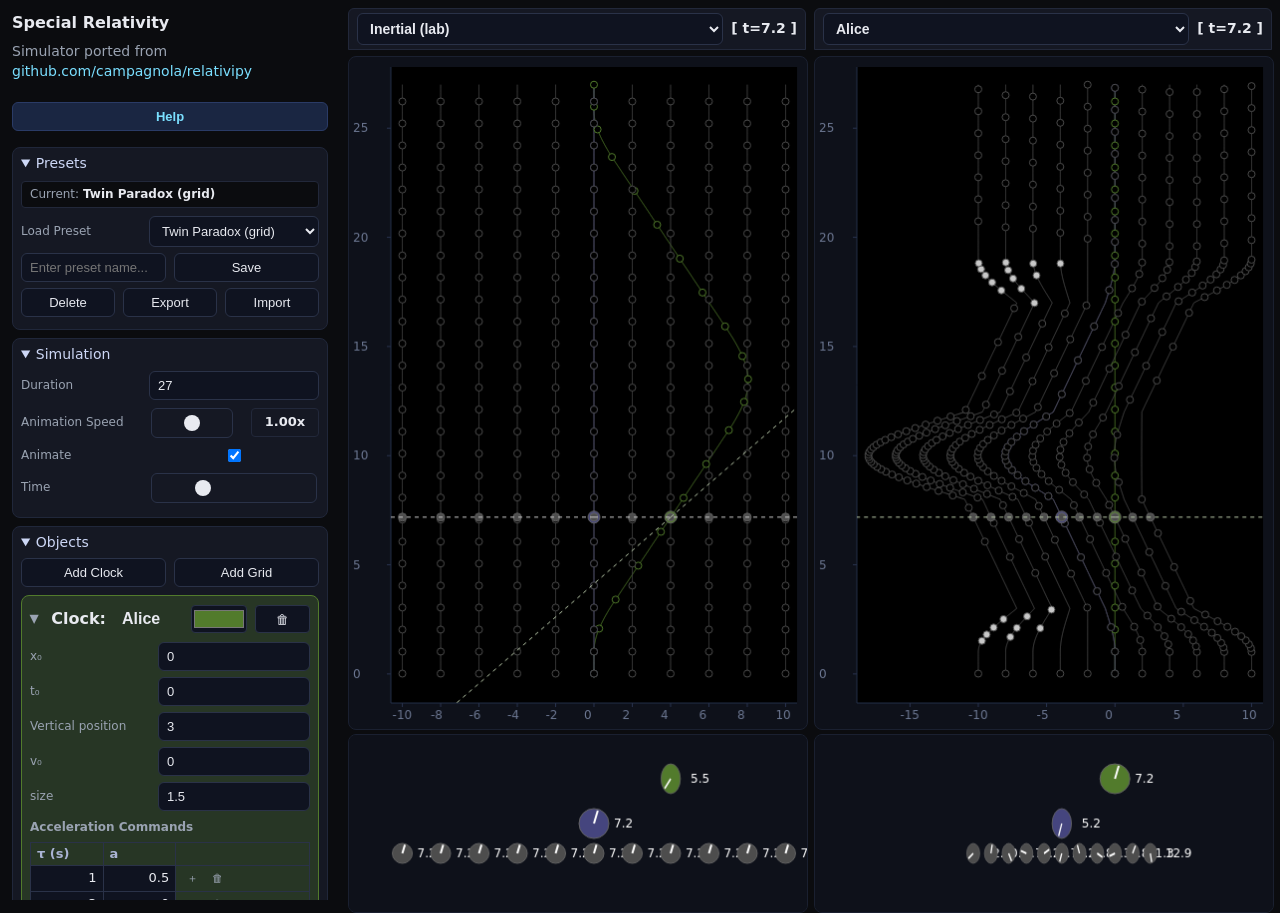
<file: index.html>
<!doctype html>
<html lang="en">
<head>
  <meta charset="utf-8"/>
  <meta name="viewport" content="width=device-width, initial-scale=1"/>
  <title>Relativity Simulator (Step 4 – Plotting)</title>
  <link rel="stylesheet" href="styles.css">
</head>
<body>
  <div class="app">
    <aside>
      <h1>Special Relativity</h1>
      <div class="note">Simulator ported from <a href="https://github.com/campagnola/relativipy" target="_blank">github.com/campagnola/relativipy</a></div>
      <button id="help-btn" class="help-button">Help</button>
      <details open>
        <summary>Presets</summary>
        <div class="preset-current">
          Current: <span id="current-preset">Twin Paradox (grid)</span>
        </div>
        <div class="row">
          <label for="preset-select">Load Preset</label>
          <select id="preset-select">
            <option value="">Select preset...</option>
            <option value="Twin Paradox (grid)">Twin Paradox (grid)</option>
          </select>
        </div>
        <div class="row">
          <input id="preset-name" type="text" placeholder="Enter preset name..." title="Name for saving current configuration">
          <button id="save-preset" title="Save current configuration as preset">Save</button>
        </div>
        <div class="row">
          <button id="delete-preset" title="Delete selected user-defined preset">Delete</button>
          <button id="export-presets" title="Export all presets to file">Export</button>
          <button id="import-presets" title="Import presets from file">Import</button>
        </div>
        <input id="import-file" type="file" accept=".json" hidden>
      </details>
      <details open>
        <summary>Simulation</summary>
        <div class="row"><label for="dur">Duration</label><input id="dur" type="number" min="0.1" step="0.1" value="20.0" title="Total simulation time in arbitrary units"></div>
        <div class="row"><label for="speed">Animation Speed</label><input id="speed" type="range" min="0" max="100" value="50" title="Animation playback speed (0.01x to 100x normal speed)"><span id="speed-label">1.0x</span></div>
        <div class="row"><label for="animate">Animate</label><input id="animate" type="checkbox" checked title="Toggle real-time animation on/off"></div>
        <div class="row"><label for="time-slider">Time</label><input id="time-slider" type="range" min="0" max="10" step="0.01" value="0" title="Manually scrub through simulation time"></div>
      </details>
      <details open>
        <summary>Objects</summary>
        <div class="row">
          <button id="add-clock" title="Create a new clock object with custom acceleration program">Add Clock</button>
          <button id="add-grid" title="Create an array of synchronized clocks">Add Grid</button>
        </div>
        <div id="objects"></div>
        <div class="err" id="obj-errors" hidden></div>
      </details>
    </aside>
    <main>
      <section class="panel">
        <div class="frame-header">
          <select id="left-reference" title="Choose reference frame for left column">
            <option value="Inertial">Inertial (lab)</option>
          </select>
          <span id="left-time" class="frame-time">[ t=0.0 ]</span>
        </div>
        <canvas id="plot-left"></canvas>
        <canvas id="anim-left"></canvas>
      </section>
      <section class="panel">
        <div class="frame-header">
          <select id="right-reference" title="Choose reference frame for right column">
            <option value="Inertial">Inertial (lab)</option>
          </select>
          <span id="right-time" class="frame-time">[ t=0.0 ]</span>
        </div>
        <canvas id="plot-right"></canvas>
        <canvas id="anim-right"></canvas>
      </section>
    </main>
  </div>


  <script type="module" src="main.js"></script>
</body>
</html>
</file>
<file: styles.css>
/* ABOUTME: CSS styling for the relativity simulator interface */
/* ABOUTME: Dark theme with physics simulation layout and controls */

:root {
  --bg:#0b0c0f;
  --fg:#e8eaf0;
  --muted:#9aa3b2;
  --panel:#151823;
  --border:#22283a;
}

html, body {
  height:100%;
}

body {
  margin:0;
  background:var(--bg);
  color:var(--fg);
  font:14px/1.4 system-ui, -apple-system, Segoe UI, Roboto, Ubuntu, Cantarell, Noto Sans, sans-serif;
}

a {
  color:#7adfff;
  text-decoration:none;
}

a:hover {
  color:#a8ecff;
  text-decoration:underline;
}

.app {
  display:grid;
  grid-template-columns: 340px 1fr;
  grid-template-rows: 100%;
  height:100%;
}

aside {
  padding:12px;
  overflow:auto;
}

aside h1 {
  font-size:16px;
  margin:0 0 8px;
}

aside .note {
  color:var(--muted);
  margin:8px 0 12px;
}

main {
  display:grid;
  grid-template-columns: 1fr 1fr;
  grid-template-rows: 1fr;
  gap:8px;
  padding:8px;
}

.panel {
  display:grid;
  grid-template-rows: auto 76% 20%;  /* Label, plot (reduced slightly), animation */
  gap:6px;
  min-height:0;
  height:100%;
}

.frame-header {
  display:flex;
  align-items:center;
  justify-content:space-between;
  padding:4px 8px;
  background:var(--panel);
  border:1px solid var(--border);
  border-radius:6px 6px 0 0;
  gap:8px;
}

.frame-header select {
  flex:1;
  min-width:0;
  font-size:14px;
  font-weight:600;
}

.frame-time {
  font-size:14px;
  font-weight:600;
  color:var(--fg);
  white-space:nowrap;
}

canvas {
  width:100%;
  height:100%;
  min-height:0; /* Allow canvas to shrink below intrinsic size */
  display:block;
  background:#0e111a;
  border:1px solid #1a2030;
  border-radius:8px;
}

.row {
  display:flex;
  align-items:center;
  gap:8px;
  margin:6px 0;
}

label {
  color:var(--muted);
  font-size:12px;
  min-width:120px;
}

input, select, button {
  background:#0f1320;
  color:var(--fg);
  border:1px solid #2a3248;
  border-radius:6px;
  padding:6px 8px;
  font-size:13px;
  flex:1; /* Fill available space in flex containers */
  min-width:0; /* Allow shrinking below content size */
}

/* Speed label styling */
#speed-label {
  color:var(--fg);
  font-size:13px;
  font-weight:600;
  min-width:50px;
  text-align:center;
  background:var(--panel);
  border:1px solid var(--border);
  border-radius:4px;
  padding:4px 8px;
  margin-left:8px;
}

/* Style number input spin buttons for dark theme */
input[type="number"]::-webkit-outer-spin-button,
input[type="number"]::-webkit-inner-spin-button {
  -webkit-appearance: none;
  margin: 0;
}

input[type="number"] {
  -moz-appearance: textfield;
}

/* Style range slider for dark theme */
input[type="range"] {
  -webkit-appearance: none;
  appearance: none;
  background: transparent;
  cursor: pointer;
}

input[type="range"]::-webkit-slider-track {
  background: #2a3248;
  height: 4px;
  border-radius: 2px;
}

input[type="range"]::-webkit-slider-thumb {
  -webkit-appearance: none;
  appearance: none;
  background: var(--fg);
  height: 16px;
  width: 16px;
  border-radius: 50%;
  cursor: pointer;
}

input[type="range"]::-moz-range-track {
  background: #2a3248;
  height: 4px;
  border-radius: 2px;
  border: none;
}

input[type="range"]::-moz-range-thumb {
  background: var(--fg);
  height: 16px;
  width: 16px;
  border-radius: 50%;
  cursor: pointer;
  border: none;
}

button.primary {
  background:#19233a;
  border-color:#2a3b66;
}

details {
  border:1px solid #20273a;
  border-radius:8px;
  padding:6px 8px;
  margin:8px 0;
  background:var(--panel);
}

summary {
  cursor:pointer;
  color:#cdd7f6;
}

.obj-card {
  margin:8px 0;
}

.obj-card details {
  border:1px solid #27304a;
  border-radius:8px;
  padding:8px;
  background:#0f1422;
}

.obj-card .hdr {
  display:flex;
  align-items:center;
  gap:8px;
  cursor:pointer;
  list-style:none;
}

.obj-card .hdr::-webkit-details-marker {
  display:none;
}

.obj-card .hdr::before {
  content:"▶";
  font-size:12px;
  color:var(--muted);
  transition:transform 0.2s;
  margin-right:4px;
}

.obj-card details[open] .hdr::before {
  transform:rotate(90deg);
}

.obj-card .obj-type {
  font-size:16px;
  font-weight:bold;
  color:var(--fg);
}

.obj-card .hdr .nm {
  font-size:16px;
  font-weight:bold;
  background:transparent;
  border:none;
  color:var(--fg);
  flex:1;
}

.obj-card .hdr .color {
  width:28px;
  height:28px;
  padding:0;
  border-radius:4px;
}

.obj-card .hdr .del {
  width:28px;
  height:28px;
  padding:0;
  border-radius:4px;
}

.kv {
  display:grid;
  grid-template-columns: 120px 1fr;
  gap:6px 8px;
  margin:8px 0;
  align-items:center;
}

.accel-label {
  display:block;
  font-size:12px;
  font-weight:600;
  color:var(--muted);
  margin:8px 0 4px 0;
}

.accel {
  width:100%;
  table-layout:fixed;
  border-collapse:collapse;
  margin-top:6px;
}

.accel th:nth-child(1), .accel td:nth-child(1) {
  width:25%; /* τ column - reduced from ~33% */
}

.accel th:nth-child(2), .accel td:nth-child(2) {
  width:25%; /* a column - reduced from ~33% */
}

.accel th:nth-child(3), .accel td:nth-child(3) {
  width:50%; /* Actions column - increased from ~33% */
}

.accel th, .accel td {
  border:1px solid #2a3248;
  padding:3px 6px;
  text-align:right;
  font-variant-numeric: tabular-nums;
  overflow:hidden;
  text-overflow:ellipsis;
  white-space:nowrap;
  line-height:1.2;
  font-size:13px;
}

.accel td[contenteditable="true"] {
  background:#0f1320;
  outline:none;
  cursor:text;
}

.accel td[contenteditable="true"]:hover {
  background:#161a2a;
}

.accel td[contenteditable="true"]:focus {
  background:#1a2030;
  box-shadow:inset 0 0 0 2px #3a4a66;
}

.accel th {
  color:#aab4d4;
  font-weight:600;
  text-align:left;
}

.accel td.actions {
  text-align:left;
}

.accel td.actions button {
  border:none;
  padding:2px 4px;
  margin:0 1px;
  background:transparent;
  color:var(--muted);
  font-size:11px;
  cursor:pointer;
}

.accel td.actions button:hover {
  background:var(--border);
  color:var(--fg);
}

.err {
  color:#ff7b7b;
  font-size:12px;
  margin-top:4px;
}

pre.log {
  background:#0f1320;
  border:1px solid #2a3248;
  border-radius:6px;
  padding:8px;
  color:#cfe1ff;
  max-height:160px;
  overflow:auto;
}

/* Help Button */
.help-button {
  width: 100%;
  margin: 8px 0;
  background: #1a2642;
  border-color: #2a3b66;
  color: #7adfff;
  font-weight: 600;
}

.help-button:hover {
  background: #243052;
  color: #a8ecff;
}

/* Modal Styles */
.modal {
  position: fixed;
  top: 0;
  left: 0;
  width: 100%;
  height: 100%;
  background: rgba(0, 0, 0, 0.8);
  display: flex;
  align-items: center;
  justify-content: center;
  z-index: 1000;
}

.modal.hidden {
  display: none !important;
}

.modal-content {
  background: var(--panel);
  border: 1px solid var(--border);
  border-radius: 12px;
  max-width: 80%;
  max-height: 90%;
  overflow: hidden;
  box-shadow: 0 8px 32px rgba(0, 0, 0, 0.5);
}

.modal-header {
  display: flex;
  justify-content: space-between;
  align-items: center;
  padding: 16px 20px;
  border-bottom: 1px solid var(--border);
  background: var(--bg);
}

.modal-header h2 {
  margin: 0;
  color: var(--fg);
  font-size: 18px;
}

.close-btn {
  background: transparent;
  border: none;
  color: var(--muted);
  font-size: 24px;
  cursor: pointer;
  padding: 0;
  width: 32px;
  height: 32px;
  display: flex;
  align-items: center;
  justify-content: center;
  border-radius: 4px;
}

.close-btn:hover {
  background: var(--border);
  color: var(--fg);
}

.modal-body {
  padding: 20px;
  overflow-y: auto;
  max-height: 70vh;
}

.modal-body h3 {
  color: var(--fg);
  font-size: 16px;
  margin: 20px 0 8px 0;
  border-bottom: 1px solid var(--border);
  padding-bottom: 4px;
}

.modal-body h3:first-child {
  margin-top: 0;
}

.modal-body p {
  margin: 8px 0;
  line-height: 1.5;
}

.modal-body ul {
  margin: 8px 0 16px 20px;
  line-height: 1.6;
}

.modal-body li {
  margin: 4px 0;
}

.modal-body strong {
  color: var(--fg);
}

/* Preset Management */
.preset-current {
  font-size: 12px;
  color: var(--muted);
  margin: 8px 0;
  padding: 4px 8px;
  background: var(--bg);
  border-radius: 4px;
  border: 1px solid var(--border);
}

.preset-current span {
  color: var(--fg);
  font-weight: 600;
}
</file>
